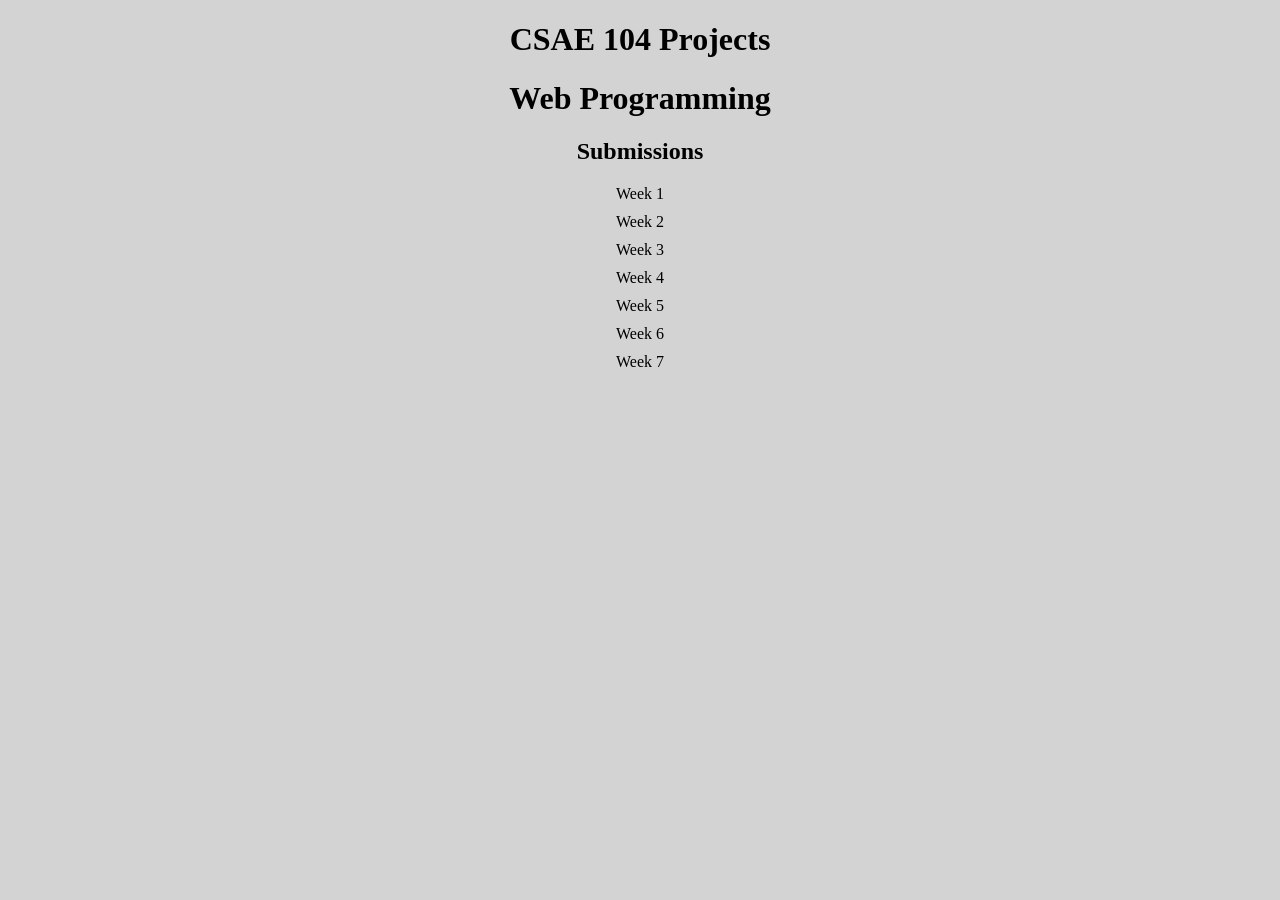
<file: index.html>
<!DOCTYPE html>
<html lang="en">
<head>
    <meta charset="UTF-8">
    <meta name="viewport" content="width=device-width, initial-scale=1.0">
    <title>CSAE 104 Projects</title>

    <style>
        body {
            text-align: center;
            background-color: lightgray;
        }

        h1, h2 {
            text-align: center;
        }

        ul {
            list-style-type: none;
            padding: 0;
        }

        li {
            margin: 10px;
        }

        a {
            color: black;
            text-decoration: none;
        }

        a:hover {
            text-decoration: underline;
        }
    </style>
</head>

<body>

    <header>
        <h1>CSAE 104 Projects</h1>
    </header>

    <main>
        <h1>Web Programming</h1>
        <h2>Submissions</h2>

        <ul>
            <li><a href="./week1/week1.html">Week 1</a></li>
            <li><a href="./week2/week2.html">Week 2</a></li>
            <li><a href="./week3/week3.html">Week 3</a></li>
            <li><a href="./week4/week4.html">Week 4</a></li>
            <li><a href="./week5/week5.html">Week 5</a></li>
            <li><a href="./week6/week6.html">Week 6</a></li>
            <li><a href="./week7/week7.html">Week 7</a></li>
        </ul>
    </main>

</body>
</html>
</file>
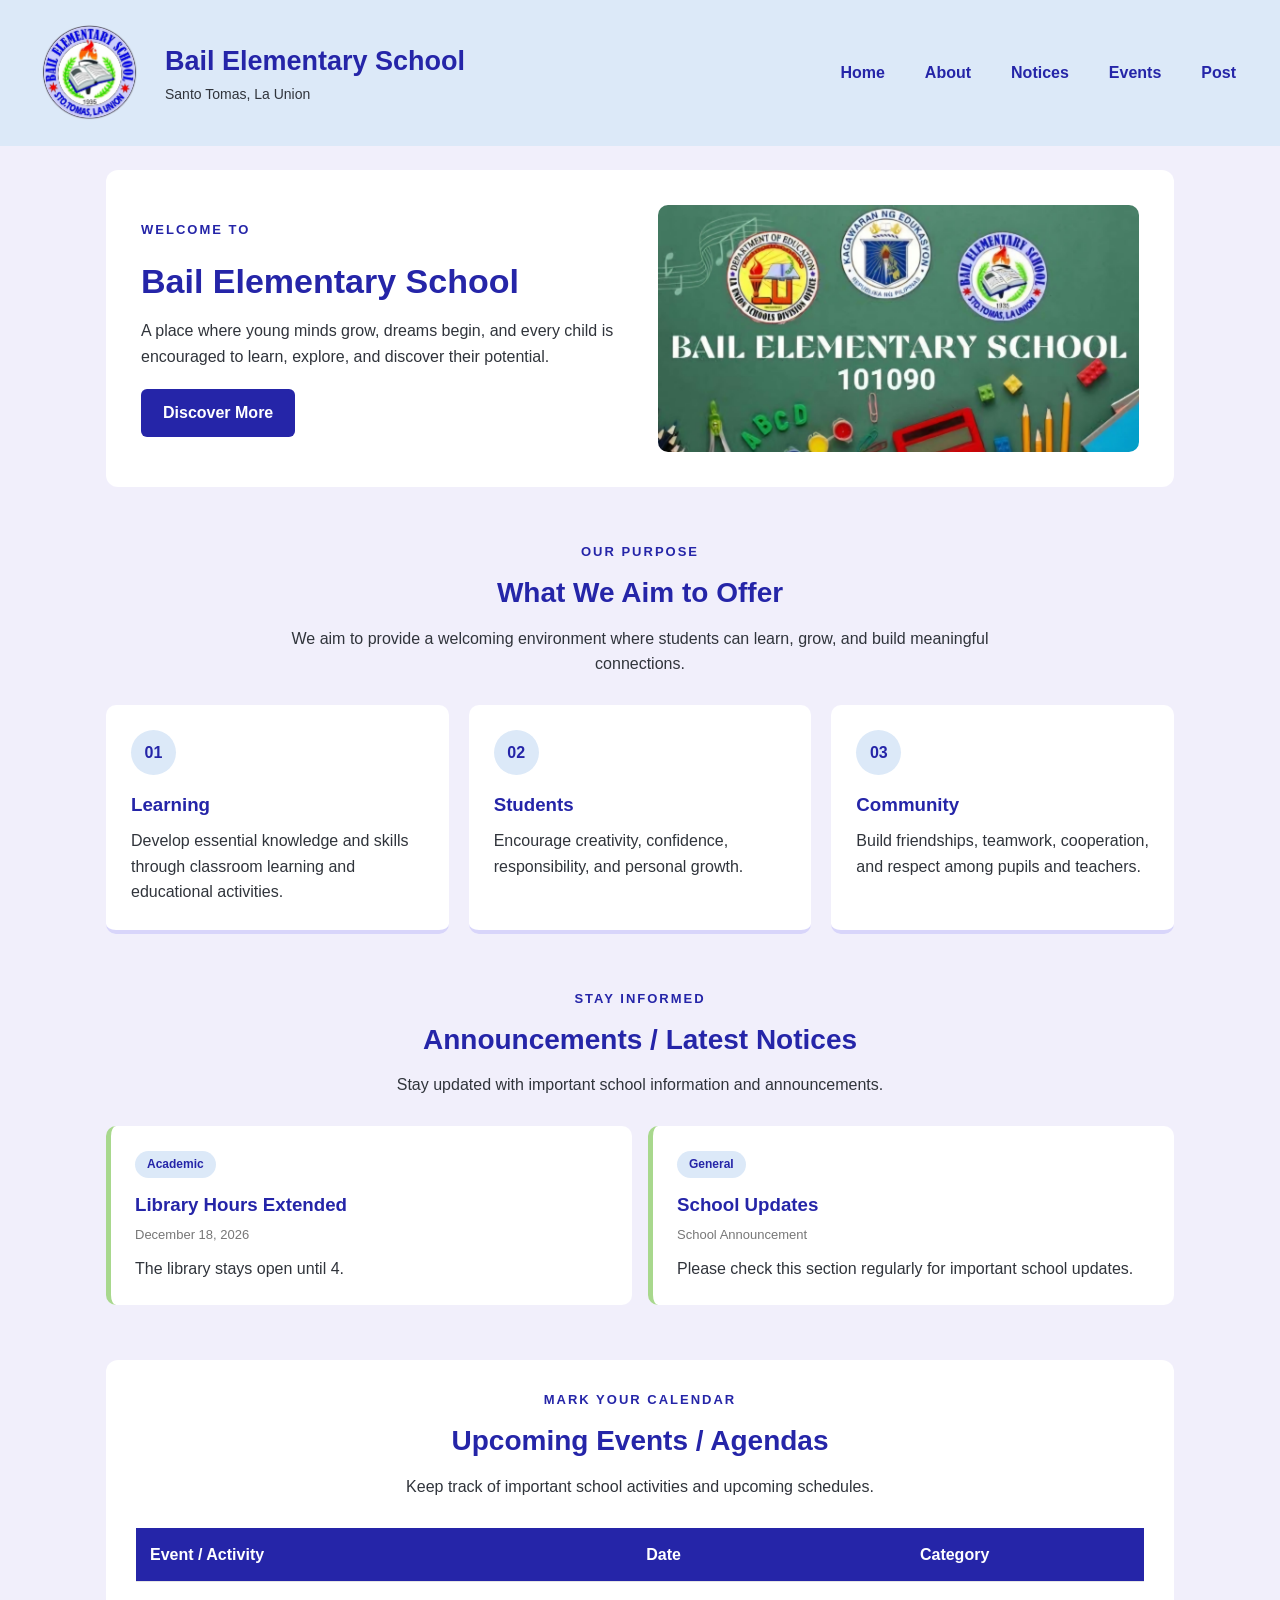
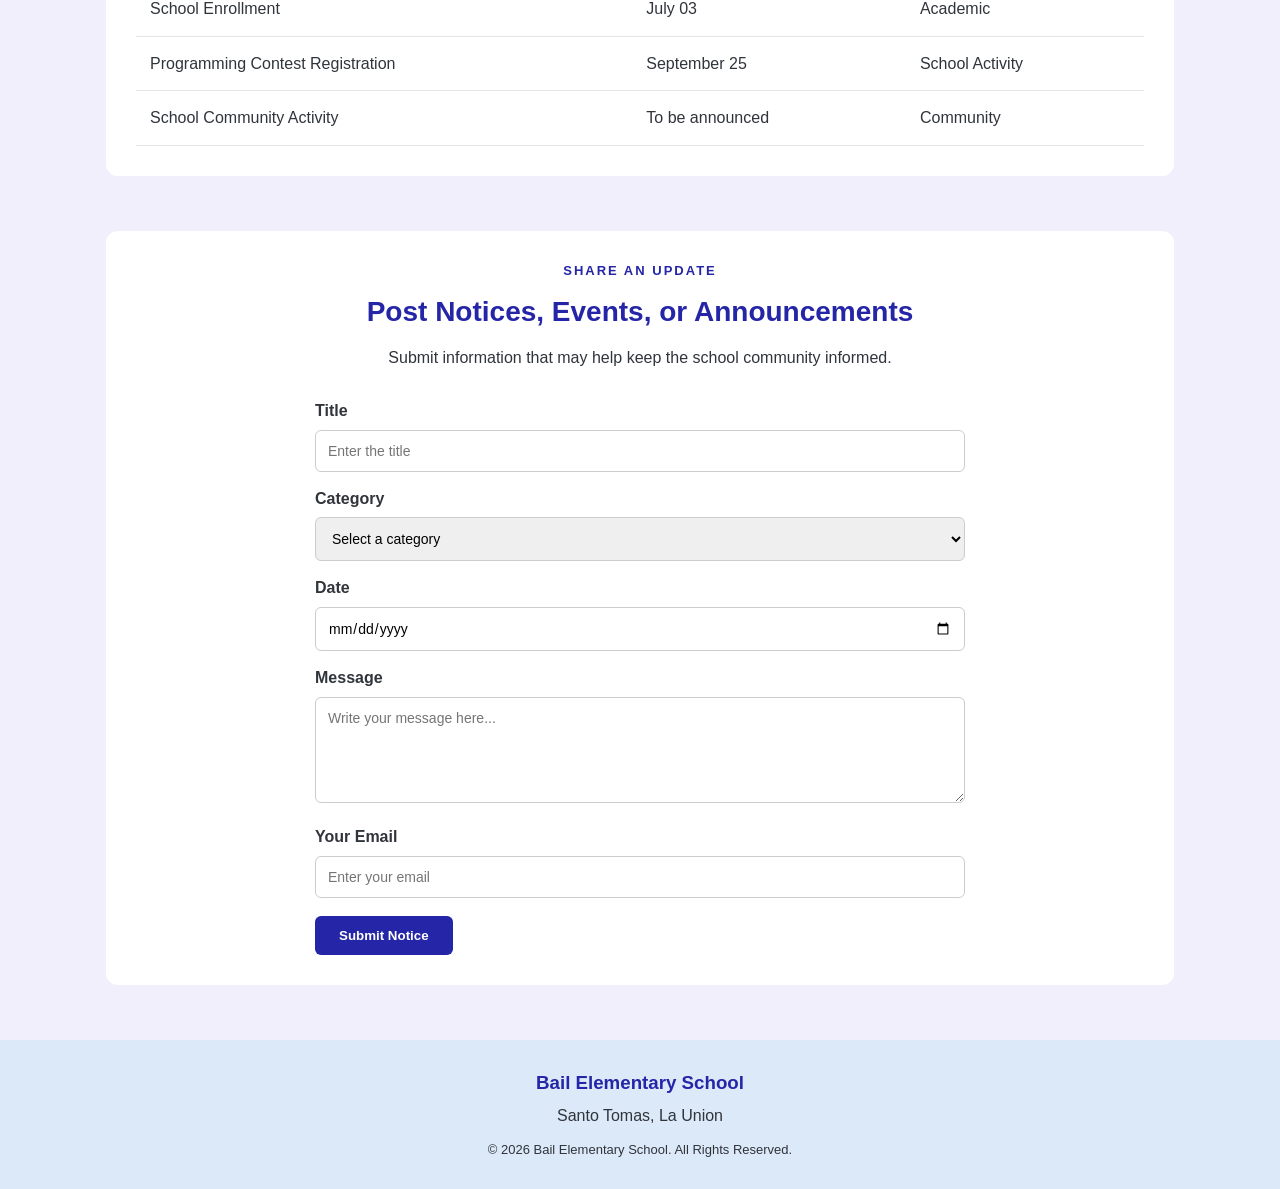
<file: week3/week3.html>
<!DOCTYPE html>
<html lang="en">
<head>
    <meta charset="UTF-8">
    <meta name="viewport" content="width=device-width, initial-scale=1.0">
    <title>Bail Elementary School</title>
    <link rel="stylesheet" href="styles3.css">
</head>

<body>

    <!-- HEADER -->
    <header>
        <div class="school-brand">
            <img src="bail-elementary-logo.png"
                 alt="Bail Elementary School Logo"
                 class="school-logo">

            <div class="school-info">
                <h1>Bail Elementary School</h1>
                <p>Santo Tomas, La Union</p>
            </div>
        </div>

        <!-- NAVIGATION -->
        <nav>
            <ul>
                <li><a href="#home">Home</a></li>
                <li><a href="#about">About</a></li>
                <li><a href="#notices">Notices</a></li>
                <li><a href="#events">Events</a></li>
                <li><a href="#post">Post</a></li>
            </ul>
        </nav>
    </header>

    <main>

        <!-- 1. WELCOME SECTION -->
        <section id="home" class="welcome">

            <div class="welcome-content">
                <p class="welcome-label">WELCOME TO</p>

                <h2>Bail Elementary School</h2>

                <p>
                    A place where young minds grow, dreams begin,
                    and every child is encouraged to learn, explore,
                    and discover their potential.
                </p>

                <a href="#about" class="main-button">
                    Discover More
                </a>
            </div>

            <div class="welcome-image">
                <img src="bail-elementary-campus.jpg"
                     alt="Bail Elementary School Campus">
            </div>

        </section>


        <!-- 2. WHAT WE AIM TO OFFER -->
        <section id="about" class="about-section">

            <div class="section-heading">
                <p class="section-label">OUR PURPOSE</p>
                <h2>What We Aim to Offer</h2>
                <p>
                    We aim to provide a welcoming environment where
                    students can learn, grow, and build meaningful
                    connections.
                </p>
            </div>

            <div class="values-container">

                <article class="value-card">
                    <div class="value-icon">
                        <span>01</span>
                    </div>
                    <h3>Learning</h3>
                    <p>
                        Develop essential knowledge and skills through
                        classroom learning and educational activities.
                    </p>
                </article>

                <article class="value-card">
                    <div class="value-icon">
                        <span>02</span>
                    </div>
                    <h3>Students</h3>
                    <p>
                        Encourage creativity, confidence, responsibility,
                        and personal growth.
                    </p>
                </article>

                <article class="value-card">
                    <div class="value-icon">
                        <span>03</span>
                    </div>
                    <h3>Community</h3>
                    <p>
                        Build friendships, teamwork, cooperation,
                        and respect among pupils and teachers.
                    </p>
                </article>

            </div>
        </section>


        <!-- 3. ANNOUNCEMENTS / LATEST NOTICES -->
        <section id="notices" class="content-section">

            <div class="section-heading">
                <p class="section-label">STAY INFORMED</p>
                <h2>Announcements / Latest Notices</h2>
                <p>
                    Stay updated with important school information
                    and announcements.
                </p>
            </div>

            <div class="notice-container">

                <article class="notice">
                    <span class="notice-category">Academic</span>
                    <h3>Library Hours Extended</h3>
                    <p class="notice-date">December 18, 2026</p>
                    <p>
                        The library stays open until 4.
                    </p>
                </article>

                <article class="notice">
                    <span class="notice-category">General</span>
                    <h3>School Updates</h3>
                    <p class="notice-date">School Announcement</p>
                    <p>
                        Please check this section regularly for
                        important school updates.
                    </p>
                </article>

            </div>
        </section>


        <!-- 4. UPCOMING EVENTS -->
        <section id="events" class="content-section events-section">

            <div class="section-heading">
                <p class="section-label">MARK YOUR CALENDAR</p>
                <h2>Upcoming Events / Agendas</h2>
                <p>
                    Keep track of important school activities
                    and upcoming schedules.
                </p>
            </div>

            <div class="table-wrap">
                <table>
                    <thead>
                        <tr>
                            <th>Event / Activity</th>
                            <th>Date</th>
                            <th>Category</th>
                        </tr>
                    </thead>

                    <tbody>
                        <tr>
                            <td>School Enrollment</td>
                            <td>July 03</td>
                            <td>Academic</td>
                        </tr>

                        <tr>
                            <td>Programming Contest Registration</td>
                            <td>September 25</td>
                            <td>School Activity</td>
                        </tr>

                        <tr>
                            <td>School Community Activity</td>
                            <td>To be announced</td>
                            <td>Community</td>
                        </tr>
                    </tbody>
                </table>
            </div>

        </section>


        <!-- 5. POST NOTICES / EVENTS / ANNOUNCEMENTS -->
        <section id="post" class="content-section post-section">

            <div class="section-heading">
                <p class="section-label">SHARE AN UPDATE</p>
                <h2>Post Notices, Events, or Announcements</h2>
                <p>
                    Submit information that may help keep
                    the school community informed.
                </p>
            </div>

            <form class="notice-form">

                <label for="title">Title</label>
                <input type="text" id="title"
                       placeholder="Enter the title" required>

                <label for="category">Category</label>
                <select id="category" required>
                    <option value="">Select a category</option>
                    <option>Announcement</option>
                    <option>Event</option>
                    <option>Academic</option>
                    <option>General</option>
                </select>

                <label for="date">Date</label>
                <input type="date" id="date" required>

                <label for="message">Message</label>
                <textarea id="message"
                          rows="5"
                          placeholder="Write your message here..."
                          required></textarea>

                <label for="email">Your Email</label>
                <input type="email" id="email"
                       placeholder="Enter your email" required>

                <button type="submit">Submit Notice</button>

            </form>

        </section>

    </main>


    <!-- FOOTER -->
    <footer>
        <h3>Bail Elementary School</h3>
        <p>Santo Tomas, La Union</p>
        <p class="copyright">
            &copy; 2026 Bail Elementary School. All Rights Reserved.
        </p>
    </footer>

</body>
</html>
</file>
<file: week3/styles3.css>
/* =========================
   COLOR PALETTE
========================= */

:root {
    --royal-blue: #2525A8;
    --soft-blue: #DCE9F8;
    --light-lavender: #F1EFFB;
    --lavender: #D8D5FA;
    --leaf-green: #A8D88D;
    --white: #FFFFFF;
    --charcoal: #30343B;
}


/* =========================
   GENERAL STYLES
========================= */

* {
    box-sizing: border-box;
    margin: 0;
    padding: 0;
}

html {
    scroll-behavior: smooth;
    scroll-padding-top: 24px;
}

body {
    font-family: Arial, sans-serif;
    background-color: var(--light-lavender);
    color: var(--charcoal);
    line-height: 1.6;
}

img {
    max-width: 100%;
    height: auto;
}


/* =========================
   HEADER
========================= */

header {
    display: flex;
    flex-wrap: wrap;
    align-items: center;
    justify-content: space-between;
    gap: 16px 24px;

    background-color: var(--soft-blue);
    padding: 20px 32px;
}

.school-brand {
    display: flex;
    align-items: center;
    gap: 18px;
}

.school-logo {
    width: 115px;
    height: auto;
    object-fit: contain;
    background: transparent;
}

.school-info h1 {
    color: var(--royal-blue);
    font-size: 27px;
}

.school-info p {
    color: var(--charcoal);
    font-size: 14px;
}


/* =========================
   NAVIGATION
========================= */

nav ul {
    display: flex;
    flex-wrap: wrap;
    justify-content: center;
    gap: 8px 16px;

    list-style: none;
}

nav a {
    text-decoration: none;
    color: var(--royal-blue);
    font-weight: bold;
    padding: 8px 12px;
    border-radius: 6px;
    transition: 0.3s;
}

nav a:hover {
    background-color: var(--royal-blue);
    color: var(--white);
}


/* =========================
   MAIN CONTENT
========================= */

main {
    max-width: 1100px;
    margin: 24px auto;
    padding: 0 16px;
}

section {
    margin-bottom: 55px;
    scroll-margin-top: 20px;
}


/* =========================
   WELCOME SECTION
========================= */

.welcome {
    display: flex;
    align-items: center;
    gap: 35px;

    background-color: var(--white);
    padding: 35px;
    border-radius: 12px;
}

.welcome-content {
    flex: 1;
}

.welcome-label,
.section-label {
    color: var(--royal-blue);
    font-size: 13px;
    font-weight: bold;
    letter-spacing: 2px;
    margin-bottom: 8px;
}

.welcome-content h2 {
    color: var(--royal-blue);
    font-size: 34px;
    line-height: 1.2;
    margin-bottom: 16px;
}

.welcome-content p {
    margin-bottom: 20px;
}

.welcome-image {
    flex: 1;
    min-width: 0;
}

.welcome-image img {
    width: 100%;
    height: auto;
    display: block;
    object-fit: contain;
    border-radius: 10px;
}

.main-button {
    display: inline-block;
    background-color: var(--royal-blue);
    color: var(--white);
    text-decoration: none;
    padding: 11px 22px;
    border-radius: 6px;
    font-weight: bold;
    transition: 0.3s;
}

.main-button:hover {
    background-color: #17177D;
}


/* =========================
   SECTION HEADINGS
========================= */

.section-heading {
    text-align: center;
    max-width: 700px;
    margin: 0 auto 28px;
}

.section-heading h2 {
    color: var(--royal-blue);
    font-size: 28px;
    margin-bottom: 10px;
}


/* =========================
   WHAT WE AIM TO OFFER
========================= */

.values-container {
    display: grid;
    grid-template-columns: repeat(3, 1fr);
    gap: 20px;
}

.value-card {
    background-color: var(--white);
    padding: 25px;
    border-radius: 10px;
    border-bottom: 4px solid var(--lavender);
    transition: 0.3s;
}

.value-card:hover {
    transform: translateY(-5px);
}

.value-icon {
    width: 45px;
    height: 45px;
    display: flex;
    justify-content: center;
    align-items: center;

    background-color: var(--soft-blue);
    color: var(--royal-blue);
    border-radius: 50%;
    font-weight: bold;
    margin-bottom: 15px;
}

.value-card h3 {
    color: var(--royal-blue);
    margin-bottom: 8px;
}


/* =========================
   NOTICES
========================= */

.notice-container {
    display: grid;
    grid-template-columns: repeat(2, 1fr);
    gap: 16px;
}

.notice {
    background-color: var(--white);
    padding: 24px;
    border-radius: 10px;
    border-left: 5px solid var(--leaf-green);
}

.notice-category {
    display: inline-block;
    background-color: var(--soft-blue);
    color: var(--royal-blue);
    padding: 4px 12px;
    border-radius: 20px;
    font-size: 12px;
    font-weight: bold;
    margin-bottom: 12px;
}

.notice h3 {
    color: var(--royal-blue);
    margin-bottom: 5px;
}

.notice-date {
    color: #777777;
    font-size: 13px;
    margin-bottom: 10px;
}


/* =========================
   UPCOMING EVENTS
========================= */

.events-section {
    background-color: var(--white);
    padding: 30px;
    border-radius: 12px;
}

.table-wrap {
    width: 100%;
    overflow-x: auto;
}

table {
    width: 100%;
    border-collapse: collapse;
}

th {
    background-color: var(--royal-blue);
    color: var(--white);
    text-align: left;
}

th, td {
    padding: 14px;
    border-bottom: 1px solid #E5E5E5;
}

tbody tr:hover {
    background-color: var(--light-lavender);
}


/* =========================
   POST FORM
========================= */

.post-section {
    background-color: var(--white);
    padding: 30px;
    border-radius: 12px;
}

.notice-form {
    max-width: 650px;
    margin: auto;
}

.notice-form label {
    display: block;
    font-weight: bold;
    margin: 14px 0 6px;
}

.notice-form input,
.notice-form select,
.notice-form textarea {
    width: 100%;
    padding: 12px;
    border: 1px solid #CCCCCC;
    border-radius: 6px;
    font-family: inherit;
    font-size: 14px;
}

.notice-form textarea {
    resize: vertical;
}

.notice-form button {
    margin-top: 18px;
    padding: 12px 24px;
    border: none;
    border-radius: 6px;

    background-color: var(--royal-blue);
    color: var(--white);
    font-weight: bold;
    cursor: pointer;
}

.notice-form button:hover {
    background-color: #17177D;
}


/* =========================
   FOOTER
========================= */

footer {
    background-color: var(--soft-blue);
    color: var(--charcoal);
    text-align: center;
    padding: 28px 16px;
}

footer h3 {
    color: var(--royal-blue);
    margin-bottom: 5px;
}

.copyright {
    margin-top: 12px;
    font-size: 13px;
}


/* =========================
   TABLET RESPONSIVE
========================= */

@media (max-width: 960px) {

    header {
        justify-content: center;
        text-align: center;
    }

    .school-brand {
        justify-content: center;
    }

    .values-container {
        grid-template-columns: repeat(2, 1fr);
    }

}


/* =========================
   MOBILE RESPONSIVE
========================= */

@media (max-width: 600px) {

    header {
        padding: 18px 12px;
    }

    .school-logo {
        width: 85px;
    }

    .school-info h1 {
        font-size: 21px;
    }

    nav ul {
        gap: 8px;
    }

    nav a {
        font-size: 13px;
        padding: 7px 9px;
    }

    .welcome {
        flex-direction: column;
        padding: 22px;
    }

    .welcome-content h2 {
        font-size: 27px;
    }

    .welcome-image {
        width: 100%;
    }

    .values-container,
    .notice-container {
        grid-template-columns: 1fr;
    }

    .section-heading h2 {
        font-size: 23px;
    }

    .events-section,
    .post-section {
        padding: 20px;
    }

    th, td {
        padding: 10px;
        font-size: 13px;
    }

}
</file>
